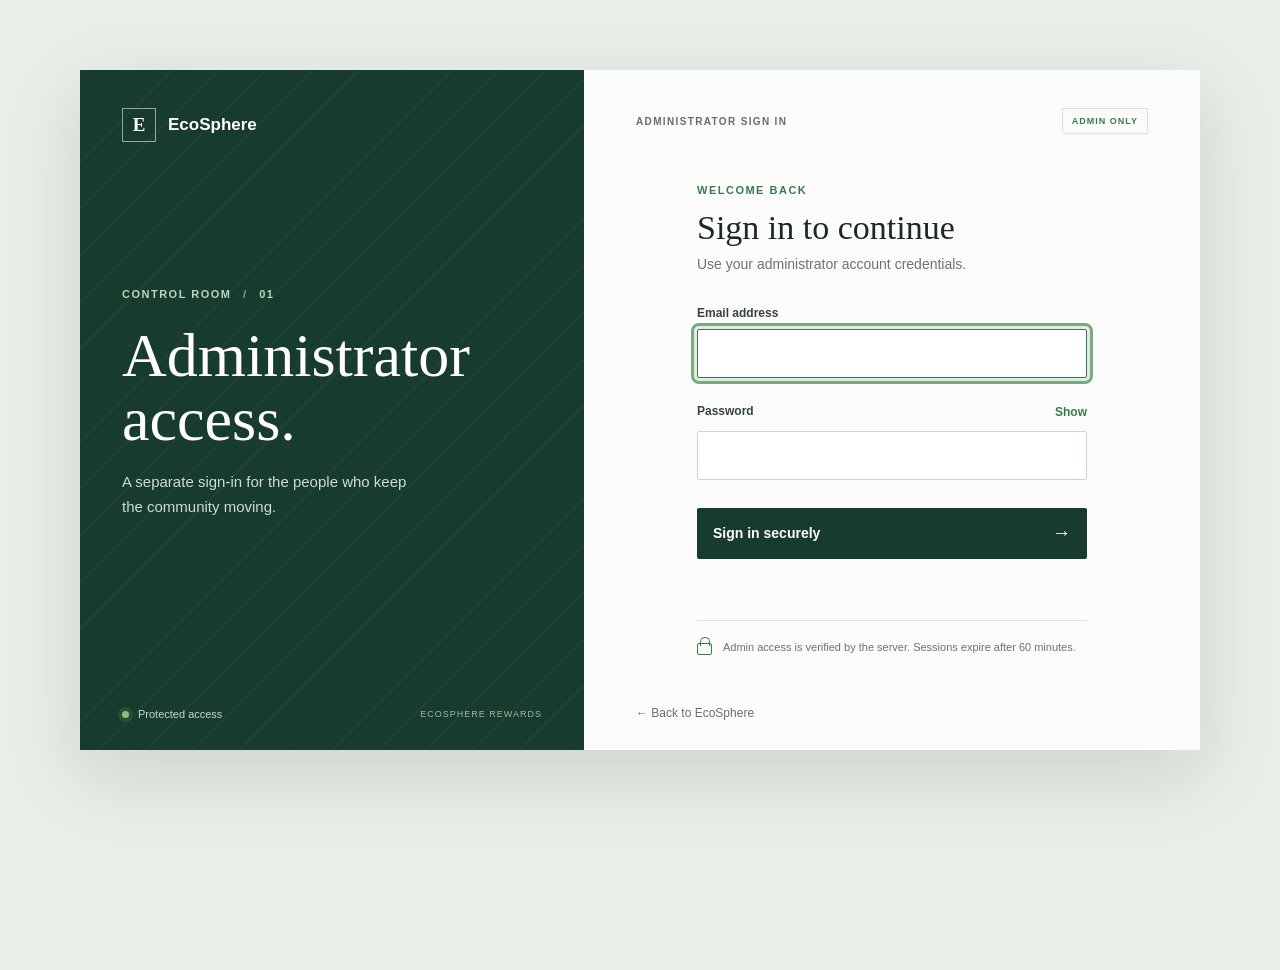
<file: templates/admin_login.html>
<!DOCTYPE html>
<html lang="en">
<head>
    <meta charset="UTF-8">
    <meta name="viewport" content="width=device-width, initial-scale=1.0">
    <meta name="color-scheme" content="light">
    <title>Administrator Sign In | EcoSphere</title>
    <link rel="stylesheet" href="/static/admin_login.css">
    <script src="/static/admin_login.js" defer></script>
</head>
<body>
    <main class="login-shell">
        <section class="brand-panel" aria-label="EcoSphere administration">
            <a class="brand" href="/" aria-label="EcoSphere home">
                <span class="brand-mark" aria-hidden="true">E</span>
                <span>EcoSphere</span>
            </a>
            <div class="brand-copy">
                <p class="eyebrow">CONTROL ROOM <span> / </span> 01</p>
                <h1>Administrator<br>access.</h1>
                <p class="brand-note">A separate sign-in for the people who keep the community moving.</p>
            </div>
            <div class="panel-foot">
                <span class="status-dot" aria-hidden="true"></span>
                <span>Protected access</span>
                <span class="panel-foot-right">ECOSPHERE REWARDS</span>
            </div>
        </section>

        <section class="form-panel" aria-labelledby="form-title">
            <div class="form-topline">
                <span>ADMINISTRATOR SIGN IN</span>
                <span class="access-tag">ADMIN ONLY</span>
            </div>

            <div class="form-content">
                <p class="eyebrow form-eyebrow">WELCOME BACK</p>
                <h2 id="form-title">Sign in to continue</h2>
                <p class="form-intro">Use your administrator account credentials.</p>

                <form id="adminLoginForm" novalidate>
                    <label for="email">Email address</label>
                    <input id="email" name="email" type="email" autocomplete="username" inputmode="email" required maxlength="150" autofocus>

                    <div class="password-label-row">
                        <label for="password">Password</label>
                        <button class="visibility-toggle" id="passwordToggle" type="button" aria-controls="password" aria-pressed="false">Show</button>
                    </div>
                    <input id="password" name="password" type="password" autocomplete="current-password" required>

                    <button class="submit-button" id="submitButton" type="submit">
                        <span>Sign in securely</span>
                        <span aria-hidden="true">&#8594;</span>
                    </button>
                    <p class="form-message" id="loginMessage" role="alert" aria-live="polite"></p>
                </form>

                <div class="security-note">
                    <span class="lock-icon" aria-hidden="true"></span>
                    <p>Admin access is verified by the server. Sessions expire after 60 minutes.</p>
                </div>
            </div>

            <a class="back-link" href="/">&#8592; Back to EcoSphere</a>
        </section>
    </main>
</body>
</html>
</file>
<file: static/admin_login.css>
:root {
    color-scheme: light;
    --forest: #173b2d;
    --forest-deep: #102b22;
    --leaf: #3b7953;
    --ink: #1c2922;
    --muted: #69756d;
    --line: #dce4dd;
    --paper: #fbfcf9;
    --white: #ffffff;
    --error: #a33b32;
}

* { box-sizing: border-box; }

body {
    min-width: 320px;
    min-height: 100vh;
    margin: 0;
    background: #e8eee8;
    color: var(--ink);
    font-family: "Trebuchet MS", "Segoe UI", sans-serif;
}

a { color: inherit; }

.login-shell {
    display: grid;
    grid-template-columns: minmax(300px, 0.9fr) minmax(420px, 1.1fr);
    width: min(1120px, calc(100% - 64px));
    min-height: 680px;
    margin: max(32px, calc((100vh - 760px) / 2)) auto;
    background: var(--paper);
    box-shadow: 0 24px 72px rgba(19, 48, 34, 0.13);
}

.brand-panel {
    position: relative;
    display: flex;
    flex-direction: column;
    justify-content: space-between;
    overflow: hidden;
    padding: 38px 42px 30px;
    background-color: var(--forest);
    background-image: repeating-linear-gradient(135deg, transparent 0 31px, rgba(255, 255, 255, 0.035) 32px 33px);
    color: var(--white);
}

.brand { display: inline-flex; align-items: center; gap: 12px; width: fit-content; text-decoration: none; font-size: 17px; font-weight: 700; }
.brand-mark { display: grid; width: 34px; height: 34px; place-items: center; border: 1px solid rgba(255, 255, 255, 0.55); font-family: Georgia, serif; font-size: 19px; }
.brand-copy { position: relative; z-index: 1; margin: 20px 0 62px; }
.eyebrow { margin: 0; color: #b9d5c1; font-size: 11px; font-weight: 700; letter-spacing: 1.5px; }
.eyebrow span { padding: 0 7px; color: #78a58a; }
.brand-copy h1 { margin: 24px 0 18px; font-family: Georgia, "Times New Roman", serif; font-size: clamp(42px, 5vw, 62px); font-weight: 400; line-height: 1.02; }
.brand-note { max-width: 300px; margin: 0; color: #cfddd2; font-size: 15px; line-height: 1.7; }
.panel-foot { display: flex; align-items: center; gap: 9px; color: #c3d8c9; font-size: 11px; }
.status-dot { width: 7px; height: 7px; border-radius: 50%; background: #90bd78; box-shadow: 0 0 0 4px rgba(144, 189, 120, 0.14); }
.panel-foot-right { margin-left: auto; color: #9bb8a3; font-size: 9px; letter-spacing: 1px; }

.form-panel { display: flex; flex-direction: column; padding: 38px 52px 30px; }
.form-topline { display: flex; align-items: center; justify-content: space-between; color: #627066; font-size: 10px; font-weight: 700; letter-spacing: 1.35px; }
.access-tag { padding: 7px 9px; border: 1px solid #d8e5da; color: var(--leaf); font-size: 9px; letter-spacing: 1px; }
.form-content { width: min(100%, 390px); margin: auto; padding: 38px 0; }
.form-eyebrow { color: var(--leaf); }
.form-content h2 { margin: 12px 0 9px; font-family: Georgia, "Times New Roman", serif; font-size: 34px; font-weight: 400; line-height: 1.15; }
.form-intro { margin: 0 0 34px; color: var(--muted); font-size: 14px; }
form label { display: block; margin: 0 0 9px; color: #35443a; font-size: 12px; font-weight: 700; }
form input { width: 100%; height: 49px; margin-bottom: 23px; padding: 0 13px; border: 1px solid #cad5cc; border-radius: 2px; outline: none; background: var(--white); color: var(--ink); font: inherit; font-size: 15px; }
form input:focus { border-color: var(--leaf); box-shadow: 0 0 0 3px rgba(59, 121, 83, 0.14); }
.password-label-row { display: flex; align-items: center; justify-content: space-between; }
.visibility-toggle { margin: 0 0 8px; padding: 4px 0 4px 10px; border: 0; background: transparent; color: var(--leaf); cursor: pointer; font: inherit; font-size: 12px; font-weight: 700; }
.visibility-toggle:hover { color: var(--forest-deep); }
.submit-button { display: flex; align-items: center; justify-content: space-between; width: 100%; min-height: 51px; margin-top: 5px; padding: 0 16px; border: 0; border-radius: 2px; background: var(--forest); color: var(--white); cursor: pointer; font: inherit; font-size: 14px; font-weight: 700; transition: background-color 140ms ease; }
.submit-button:hover { background: var(--forest-deep); }
.submit-button:disabled { cursor: wait; opacity: 0.72; }
.submit-button span:last-child { font-size: 19px; }
.form-message { min-height: 20px; margin: 12px 0 0; color: var(--error); font-size: 13px; line-height: 1.5; }
.security-note { display: flex; align-items: flex-start; gap: 11px; margin-top: 29px; padding-top: 18px; border-top: 1px solid var(--line); }
.security-note p { margin: 0; color: var(--muted); font-size: 11px; line-height: 1.6; }
.lock-icon { position: relative; flex: 0 0 15px; width: 15px; height: 12px; margin-top: 4px; border: 1.5px solid var(--leaf); border-radius: 2px; }
.lock-icon::before { position: absolute; bottom: 8px; left: 2px; width: 8px; height: 8px; border: 1.5px solid var(--leaf); border-bottom: 0; border-radius: 7px 7px 0 0; content: ""; }
.back-link { width: fit-content; color: #65736a; font-size: 12px; text-decoration: none; }
.back-link:hover { color: var(--forest); text-decoration: underline; }

:focus-visible { outline: 3px solid #79a982; outline-offset: 3px; }

@media (max-width: 760px) {
    .login-shell { grid-template-columns: 1fr; width: min(540px, calc(100% - 28px)); min-height: auto; margin: 14px auto; }
    .brand-panel { min-height: 235px; padding: 24px 26px 20px; }
    .brand-copy { margin: 28px 0 24px; }
    .brand-copy h1 { margin: 12px 0 8px; font-size: 38px; }
    .brand-note { max-width: 380px; font-size: 13px; }
    .panel-foot-right { font-size: 8px; }
    .form-panel { min-height: 470px; padding: 24px 26px; }
    .form-content { padding: 44px 0 32px; }
}

@media (prefers-reduced-motion: reduce) {
    *, *::before, *::after { scroll-behavior: auto !important; transition-duration: 0.01ms !important; }
}
</file>
